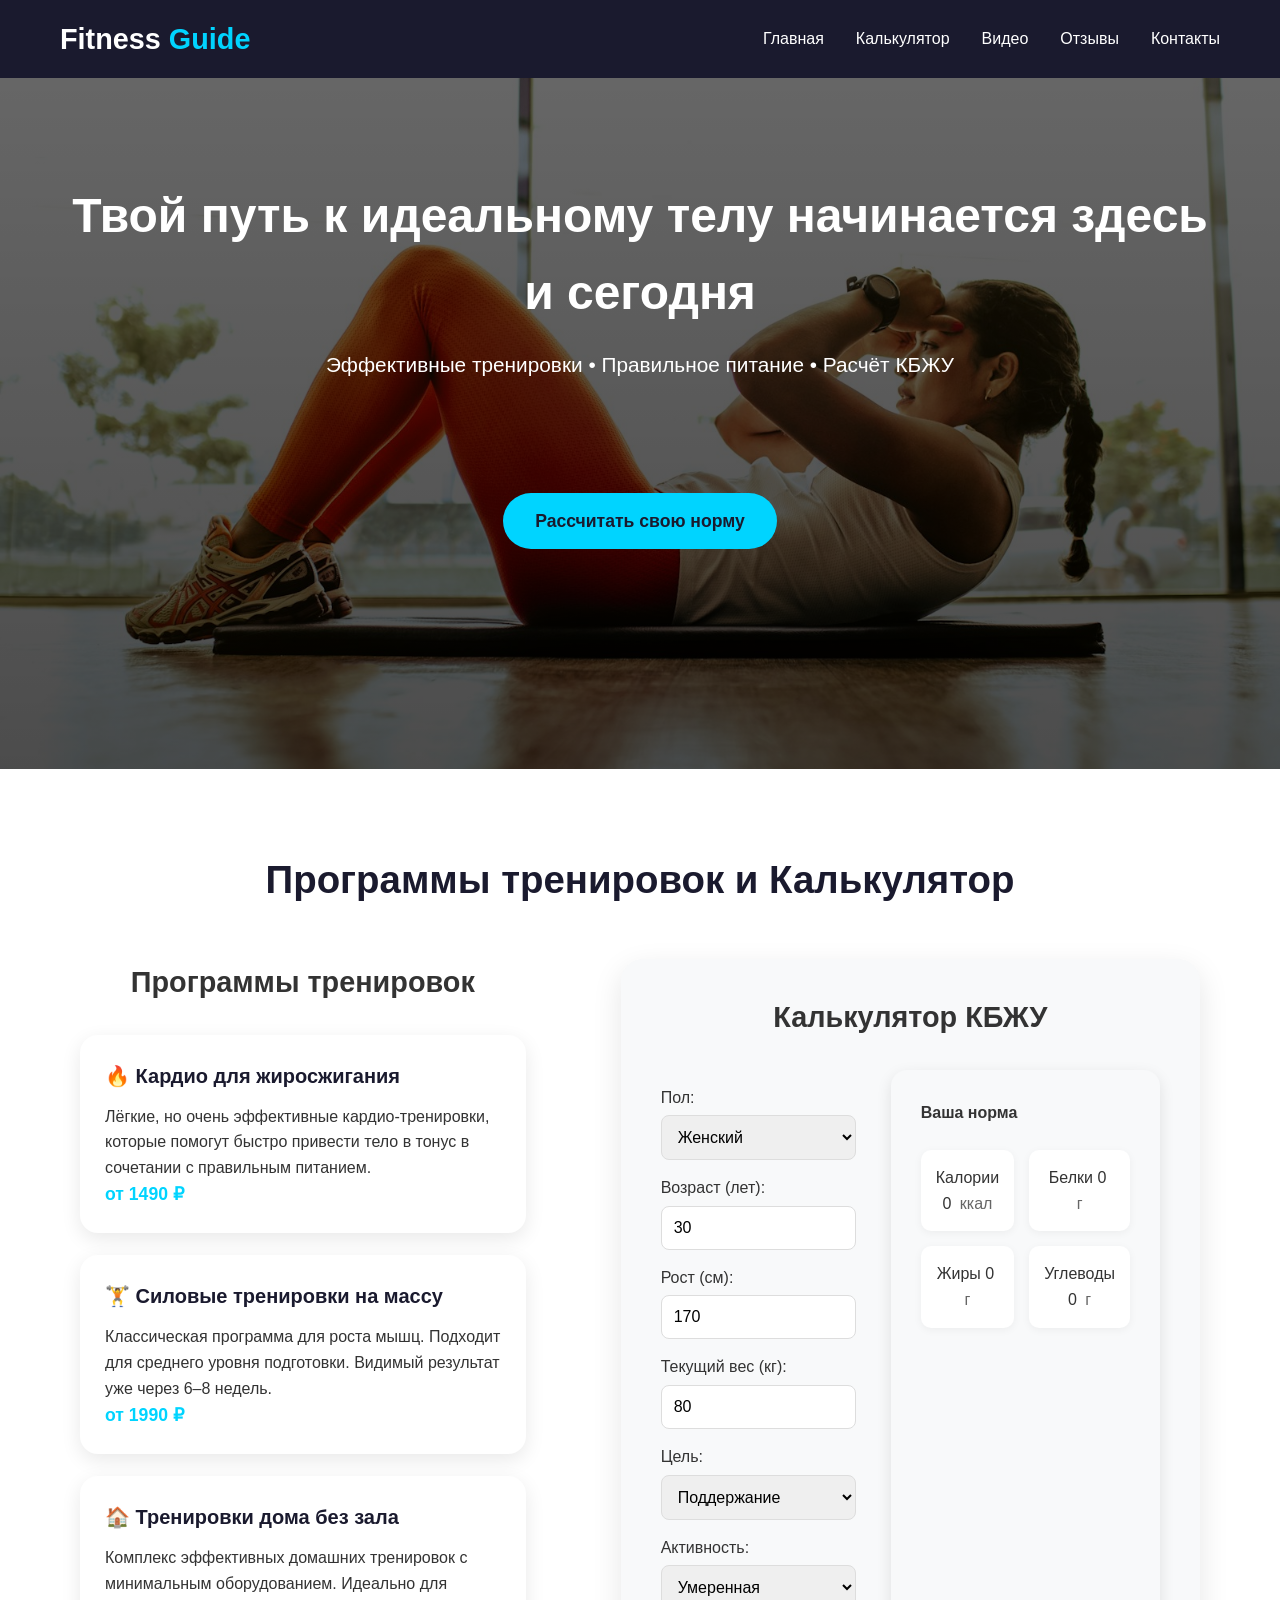
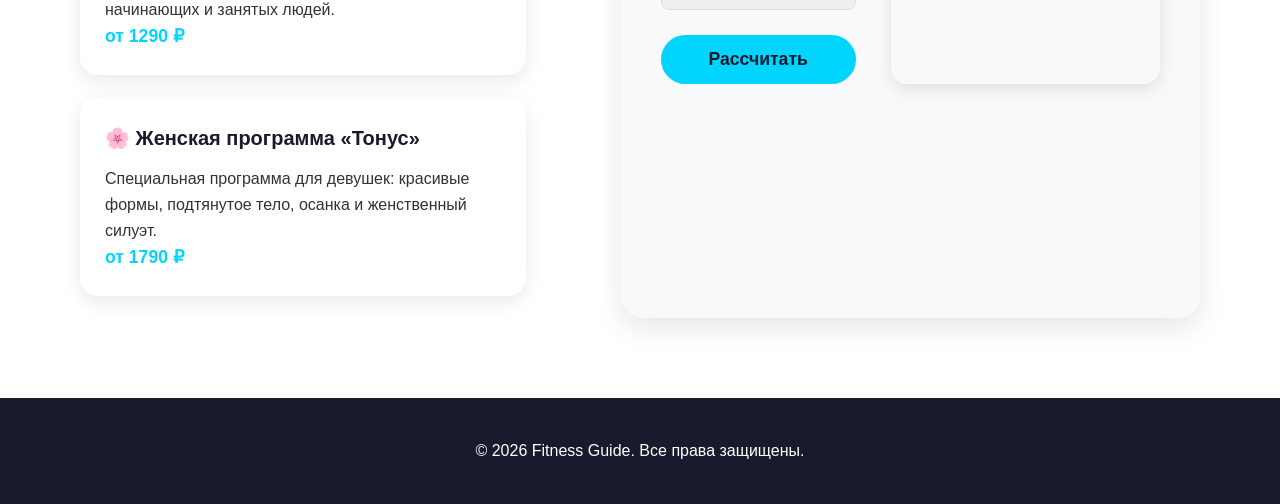
<file: index.html>
<!DOCTYPE html>
<html lang="ru">
<head>
    <meta charset="UTF-8">
    <meta name="viewport" content="width=1200">
    <meta name="author" content="Egor Ananev">
    <title>Fitness Guide</title>
    <link rel="stylesheet" href="style.css">
    <link rel="icon" type="image/png" href="favicon.png">
</head>
<body>

<header>
    <div class="container">
        <div class="logo">Fitness <span>Guide</span></div>
        <nav>
    <ul>
        <li><a href="#home">Главная</a></li>
        <li><a href="#calculator">Калькулятор</a></li>
        <li><a href="videos.html">Видео</a></li>
        <li><a href="reviews.html">Отзывы</a></li>
        <li><a href="contacts.html">Контакты</a></li>
    </ul>
</nav>
    </div>
</header>

<main>

<!-- ==================== HERO ==================== -->
<section id="home" class="hero">
    <div class="container home">
        <h1>Твой путь к идеальному телу начинается здесь и сегодня</h1>
        <p>Эффективные тренировки • Правильное питание • Расчёт КБЖУ </p>
        <a href="#calculator" class="btn">Рассчитать свою норму</a>
    </div>
</section>

<!-- ==================== PROGRAMS + CALCULATOR ==================== -->
<section id="calculator">
    <div class="container">
        <h2 class="section-title">Программы тренировок и Калькулятор</h2>
        
        <div class="programs-calculator-grid">
            
            <!-- ЛЕВАЯ ЧАСТЬ — ПРОГРАММЫ -->
            <div class="programs-section">
                <h3>Программы тренировок</h3>
                
                <div class="program-card" onclick="window.location.href='program.html?type=cardio'">
                    <h4>🔥 Кардио для жиросжигания</h4>
                    <p>Лёгкие, но очень эффективные кардио-тренировки, которые помогут быстро привести тело в тонус в сочетании с правильным питанием.</p>
                    <span class="program-price">от 1490 ₽</span>
                </div>

                <div class="program-card" onclick="window.location.href='program.html?type=strength'">
                    <h4>🏋️ Силовые тренировки на массу</h4>
                    <p>Классическая программа для роста мышц. Подходит для среднего уровня подготовки. Видимый результат уже через 6–8 недель.</p>
                    <span class="program-price">от 1990 ₽</span>
                </div>

                <div class="program-card" onclick="window.location.href='program.html?type=home'">
                    <h4>🏠 Тренировки дома без зала</h4>
                    <p>Комплекс эффективных домашних тренировок с минимальным оборудованием. Идеально для начинающих и занятых людей.</p>
                    <span class="program-price">от 1290 ₽</span>
                </div>

                <div class="program-card" onclick="window.location.href='program.html?type=women'">
                    <h4>🌸 Женская программа «Тонус»</h4>
                    <p>Специальная программа для девушек: красивые формы, подтянутое тело, осанка и женственный силуэт.</p>
                    <span class="program-price">от 1790 ₽</span>
                </div>
            </div>

            <!-- ПРАВАЯ ЧАСТЬ — КАЛЬКУЛЯТОР -->
            <div class="calculator-wrapper">
                <h3>Калькулятор КБЖУ</h3>
                <div class="calculator">
                    <div class="calc-form">
                        <label for="gender">Пол:</label>
                        <select id="gender">
                            <option value="male">Мужской</option>
                            <option value="female" selected>Женский</option>
                        </select>

                        <label for="age">Возраст (лет):</label>
                        <input type="number" id="age" value="30" min="16" max="75">

                        <label for="height">Рост (см):</label>
                        <input type="number" id="height" value="170" min="140" max="230">

                        <label for="current-weight">Текущий вес (кг):</label>
                        <input type="number" id="current-weight" value="80" min="35" max="200">

                        <label for="goal">Цель:</label>
                        <select id="goal">
                            <option value="loss">Похудение</option>
                            <option value="maintain" selected>Поддержание</option>
                            <option value="gain">Набор массы</option>
                        </select>

                        <label for="activity">Активность:</label>
                        <select id="activity">
                            <option value="1.2">Сидячий</option>
                            <option value="1.375">Лёгкая</option>
                            <option value="1.55" selected>Умеренная</option>
                            <option value="1.725">Высокая</option>
                            <option value="1.9">Экстремальная</option>
                        </select>

                        <button id="calculate-btn" class="btn">Рассчитать</button>
                    </div>

                    <div class="calc-result">
                        <h4>Ваша норма</h4>
                        <div id="result-message"></div>
                        <div class="macro-grid">
                            <div class="macro-item">
                                <span class="macro-label">Калории</span>
                                <span class="macro-value" id="calories">0</span><span class="macro-unit"> ккал</span>
                            </div>
                            <div class="macro-item">
                                <span class="macro-label">Белки</span>
                                <span class="macro-value" id="protein">0</span><span class="macro-unit"> г</span>
                            </div>
                            <div class="macro-item">
                                <span class="macro-label">Жиры</span>
                                <span class="macro-value" id="fat">0</span><span class="macro-unit"> г</span>
                            </div>
                            <div class="macro-item">
                                <span class="macro-label">Углеводы</span>
                                <span class="macro-value" id="carbs">0</span><span class="macro-unit"> г</span>
                            </div>
                        </div>
                        <p id="warning" class="warning"></p>
                    </div>
                </div>
            </div>
        </div>
    </div>
</section>

</main>

<footer>
    <div class="container">
        <p>&copy; 2026 Fitness Guide. Все права защищены.</p>
    </div>
</footer>

<script src="script.js"></script>
</body>
</html>
</file>
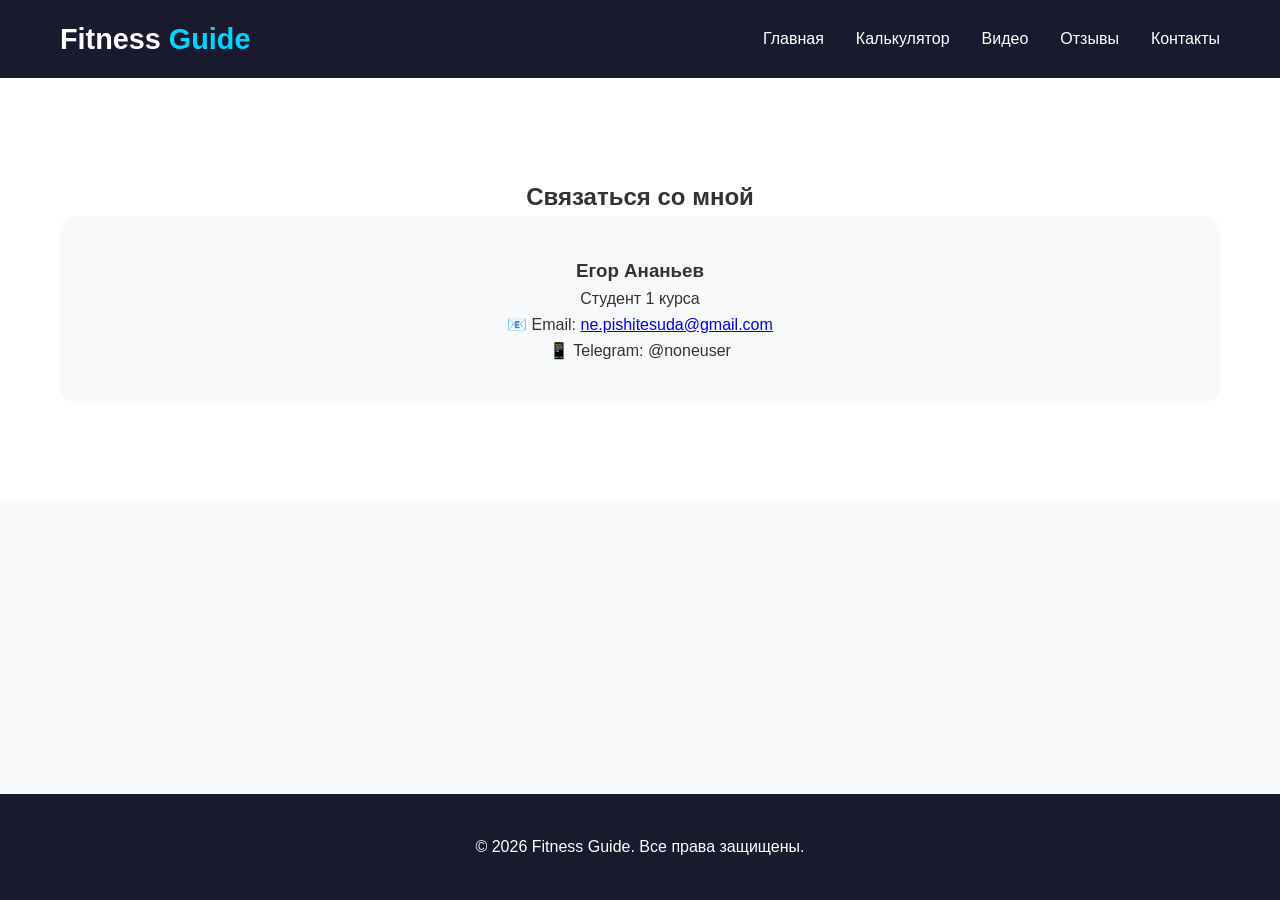
<file: contacts.html>
<!DOCTYPE html>
<html lang="ru">
<head>
    <meta charset="UTF-8">
    <meta name="viewport" content="width=1200">
    <title>Контакты - Fitness Guide</title>
    <link rel="stylesheet" href="style.css">
    <link rel="icon" type="image/png" href="favicon.png">
</head>
<body>

<header>
    <div class="container">
        <div class="logo">Fitness <span>Guide</span></div>
        <nav>
            <ul>
                <li><a href="index.html">Главная</a></li>
                <li><a href="index.html#calculator">Калькулятор</a></li>
                <li><a href="videos.html">Видео</a></li>
                <li><a href="reviews.html">Отзывы</a></li>
                <li><a href="contacts.html">Контакты</a></li>
            </ul>
        </nav>
    </div>
</header>

<main>
    <section class="contacts">
        <div class="container">
            <h2 align="center">Связаться со мной</h2>
            <div class="contact-grid">
                <div class="contact-card">
                    <h3>Егор Ананьев</h3>
                    <p>Студент 1 курса</p>
                    <p>📧 Email: <a href="mailto:ne.pishitesuda@gmail.com">ne.pishitesuda@gmail.com</a></p>
                    <p>📱 Telegram: @noneuser</p>
                </div>
            </div>
        </div>
    </section>
</main>

<footer>
    <div class="container">
        <p>&copy; 2026 Fitness Guide. Все права защищены.</p>
    </div>
</footer>

<script src="script.js"></script>
</body>
</html>
</file>
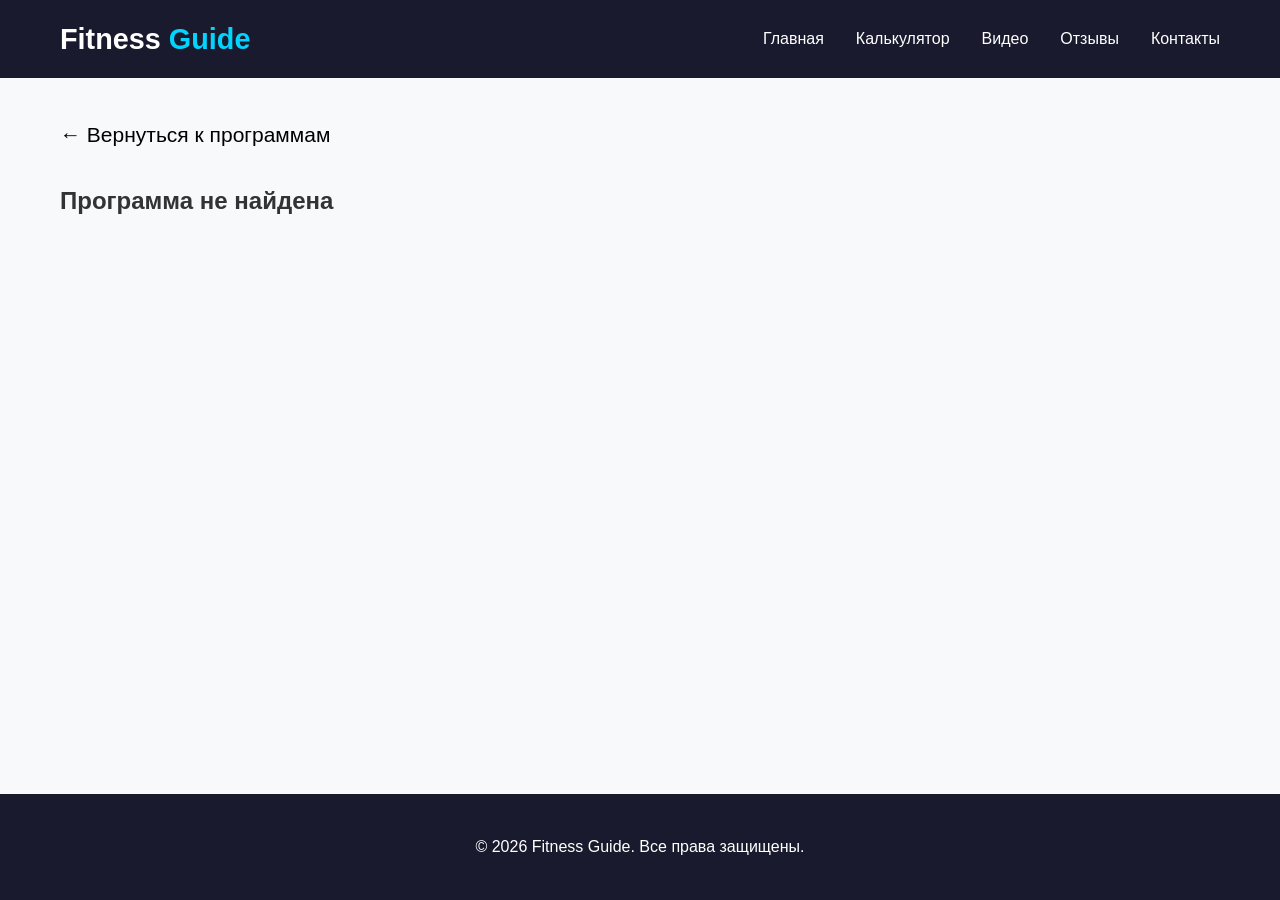
<file: program.html>
<!DOCTYPE html>
<html lang="ru">
<head>
    <meta charset="UTF-8">
    <meta name="viewport" content="width=1200">
    <title>Программа - Fitness Guide</title>
    <link rel="stylesheet" href="style.css">
    <link rel="icon" type="image/png" href="favicon.png">
</head>
<body>

<header>
    <div class="container">
        <div class="logo">Fitness <span>Guide</span></div>
        <nav>
    <ul>
        <li><a href="index.html">Главная</a></li>
        <li><a href="index.html#calculator">Калькулятор</a></li>
        <li><a href="videos.html">Видео</a></li>
        <li><a href="reviews.html">Отзывы</a></li>
        <li><a href="contacts.html">Контакты</a></li>
    </ul>
</nav>
    </div>
</header>

<main>
    <section class="program-page">
        <div class="container">
            
            <a href="index.html" style="font-size: 21px; margin-bottom: 30px;" class="back-btn">← Вернуться к программам</a>
            
            <div id="program-content">
                <!-- Контент будет загружаться через JavaScript -->
            </div>
        </div>
    </section>
</main>

<footer>
    <div class="container">
        <p>&copy; 2026 Fitness Guide. Все права защищены.</p>
    </div>
</footer>

<script src="script.js"></script>
<script>
// Данные программ
const programs = {
    cardio: {
        title: "🔥 Кардио для жиросжигания",
        price: "от 1490 ₽",
        description: "Эффективная программа кардио-тренировок для быстрого снижения процента жира и улучшения выносливости.",
        duration: "8 недель",
        level: "Начинающий / Средний",
        frequency: "4–5 тренировок в неделю",
        image: "https://fitness-nonstop.ru/image/catalog/begovaya-dorozhka-2.jpg",
        features: [
            "• Интервальные тренировки HIIT",
            "• Сжигание жира в проблемных зонах",
            "• Улучшение сердечно-сосудистой системы",
            "• Готовые планы на 8 недель",
            "• Видео с правильной техникой"
        ],
        trainers: [
            {name: "Анна Смирнова", exp: "7 лет", spec: "Кардио и жиросжигание"},
            {name: "Дмитрий Ковалёв", exp: "5 лет", spec: "HIIT и функционал"}
        ]
    },
    strength: {
        title: "🏋️ Силовые тренировки на массу",
        price: "от 1990 ₽",
        description: "Классическая силовая программа для гипертрофии мышц. Максимальный рост мышечной массы.",
        duration: "12 недель",
        level: "Средний",
        frequency: "4 тренировки в неделю",
        image: "https://i.pinimg.com/736x/df/94/9d/df949d4c2f43ecc2aaaa364b9c3a1b5f.jpg",
        features: [
            "• Прогрессивная перегрузка",
            "• Работа на основные мышечные группы",
            "• Разделение по группам мышц",
            "• Техника выполнения упражнений",
            "• Рекомендации по питанию"
        ],
        trainers: [
            {name: "Максим Орлов", exp: "9 лет", spec: "Силовой тренинг"},
            {name: "Екатерина Волкова", exp: "6 лет", spec: "Бодибилдинг"}
        ]
    },
    home: {
        title: "🏠 Тренировки дома без зала",
        price: "от 1290 ₽",
        description: "Полноценные тренировки дома с минимальным инвентарём или без него.",
        duration: "10 недель",
        level: "Начинающий",
        frequency: "3–5 тренировок в неделю",
        image: "https://cdn.lifehacker.ru/wp-content/uploads/2020/05/s_1589886018.jpg",
        features: [
            "• Без оборудования / с гантелями",
            "• Круговые и табата тренировки",
            "• Упражнения на все группы мышц",
            "• Адаптация под любой уровень",
            "• Видео-разборы упражнений"
        ],
        trainers: [
            {name: "Ольга Морозова", exp: "8 лет", spec: "Домашний тренинг"}
        ]
    },
    women: {
        title: "🌸 Женская программа «Тонус»",
        price: "от 1790 ₽",
        description: "Специальная программа для девушек: красивые формы, подтянутое тело и женственный силуэт.",
        duration: "10 недель",
        level: "Начинающий / Средний",
        frequency: "4 тренировки в неделю",
        image: "https://medaboutme.ru/upload/medialibrary/ac7/shutterstock_374605270.jpg",
        features: [
            "• Акцент на ягодицы и бёдра",
            "• Работа над осанкой и верхом тела",
            "• Комбинация силовых и кардио",
            "• Упражнения на гибкость",
            "• Рекомендации по питанию для девушек"
        ],
        trainers: [
            {name: "Анастасия Белова", exp: "6 лет", spec: "Женский фитнес"}
        ]
    }
};

function loadProgram() {
    const urlParams = new URLSearchParams(window.location.search);
    const type = urlParams.get('type');
    
    const program = programs[type];
    
    if (!program) {
        document.getElementById('program-content').innerHTML = `<h2>Программа не найдена</h2>`;
        return;
    }

    let trainersHTML = program.trainers.map(t => `
        <div class="trainer-card">
            <h4>${t.name}</h4>
            <p>Опыт: ${t.exp}</p>
            <p>Специализация: ${t.spec}</p>
        </div>
    `).join('');

    document.getElementById('program-content').innerHTML = `
        <div class="program-hero" style="background-image: linear-gradient(rgba(0,0,0,0.6), rgba(0,0,0,0.7)), url('${program.image}')">
            <div class="container">
                <h1>${program.title}</h1>
                <p class="program-price-big">${program.price}</p>
            </div>
        </div>

        <div class="program-info">
            <div class="container">
                <p class="program-description">${program.description}</p>
                
                <div class="program-details">
                    <div class="detail-item">
                        <strong>Длительность:</strong> ${program.duration}
                    </div>
                    <div class="detail-item">
                        <strong>Уровень:</strong> ${program.level}
                    </div>
                    <div class="detail-item">
                        <strong>Частота:</strong> ${program.frequency}
                    </div>
                </div>

                <h2>Что входит в программу:</h2>
                <ul class="features-list">
                    ${program.features.map(f => `<li>${f}</li>`).join('')}
                </ul>

                <h2>Тренеры программы</h2>
                <div class="trainers-grid">
                    ${trainersHTML}
                </div>

                <div class="buy-section">
                    <a href="#" class="btn" style="font-size: 1.3rem; padding: 18px 50px;">Купить программу</a>
                </div>
            </div>
        </div>
    `;
}

window.addEventListener('load', loadProgram);
</script>
</body>
</html>
</file>
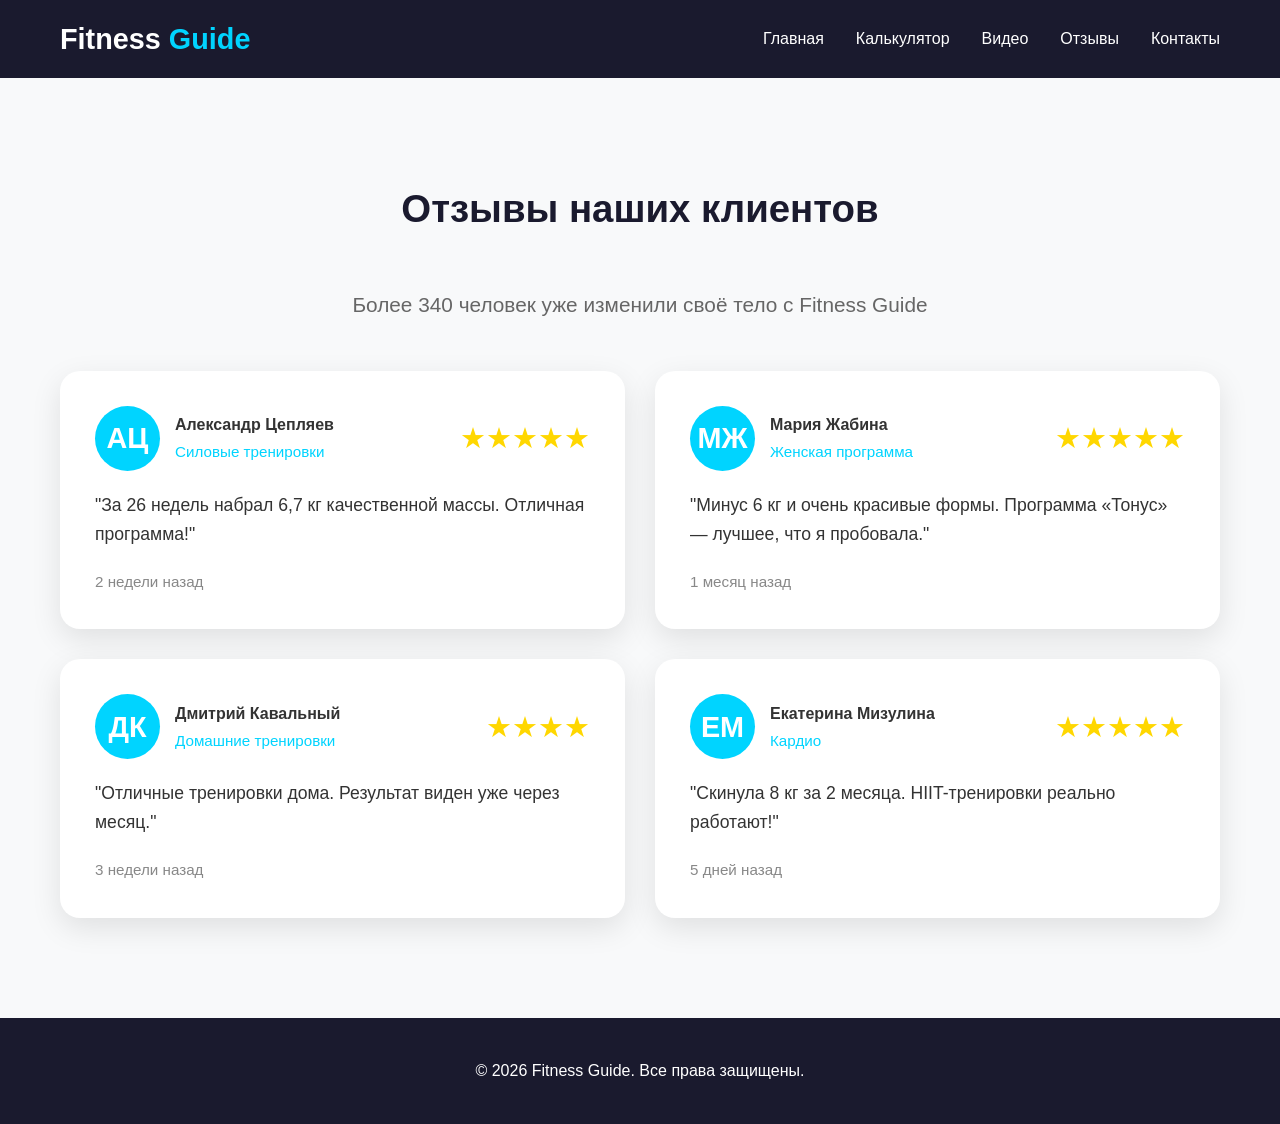
<file: reviews.html>
<!DOCTYPE html>
<html lang="ru">
<head>
    <meta charset="UTF-8">
    <meta name="viewport" content="width=1200">
    <title>Отзывы клиентов - Fitness Guide</title>
    <link rel="stylesheet" href="style.css">
    <link rel="icon" type="image/png" href="favicon.png">
</head>
<body>

<header>
    <div class="container">
        <div class="logo">Fitness <span>Guide</span></div>
        <nav>
            <ul>
                <li><a href="index.html">Главная</a></li>
                <li><a href="index.html#calculator">Калькулятор</a></li>
                <li><a href="videos.html">Видео</a></li>
                <li><a href="reviews.html">Отзывы</a></li>
                <li><a href="contacts.html">Контакты</a></li>
            </ul>
        </nav>
    </div>
</header>

<main>
    <section class="reviews-page">
        <div class="container">
            <h2 class="section-title">Отзывы наших клиентов</h2>
            <p class="reviews-subtitle">Более 340 человек уже изменили своё тело с Fitness Guide</p>
            <div class="reviews-grid" id="reviews-grid"></div>
        </div>
    </section>
</main>

<footer>
    <div class="container">
        <p>&copy; 2026 Fitness Guide. Все права защищены.</p>
    </div>
</footer>

<script>
const reviews = [
    { name: "Александр Цепляев", program: "Силовые тренировки", text: "За 26 недель набрал 6,7 кг качественной массы. Отличная программа!", date: "2 недели назад", rating: 5 },
    { name: "Мария Жабина", program: "Женская программа", text: "Минус 6 кг и очень красивые формы. Программа «Тонус» — лучшее, что я пробовала.", date: "1 месяц назад", rating: 5 },
    { name: "Дмитрий Кавальный", program: "Домашние тренировки", text: "Отличные тренировки дома. Результат виден уже через месяц.", date: "3 недели назад", rating: 4 },
    { name: "Екатерина Мизулина", program: "Кардио", text: "Скинула 8 кг за 2 месяца. HIIT-тренировки реально работают!", date: "5 дней назад", rating: 5 }
];

function renderReviews() {
    const grid = document.getElementById('reviews-grid');
    grid.innerHTML = reviews.map(r => `
        <div class="review-card">
            <div class="review-header">
                <div class="review-avatar">${r.name.split(' ').map(n => n[0]).join('').substring(0,2)}</div>
                <div>
                    <h4>${r.name}</h4>
                    <p class="review-program">${r.program}</p>
                </div>
                <div class="review-rating">${'★'.repeat(r.rating)}</div>
            </div>
            <p class="review-text">"${r.text}"</p>
            <span class="review-date">${r.date}</span>
        </div>
    `).join('');
}

window.onload = () => {
    renderReviews();
};
</script>
<script src="script.js"></script>
</body>
</html>
</file>
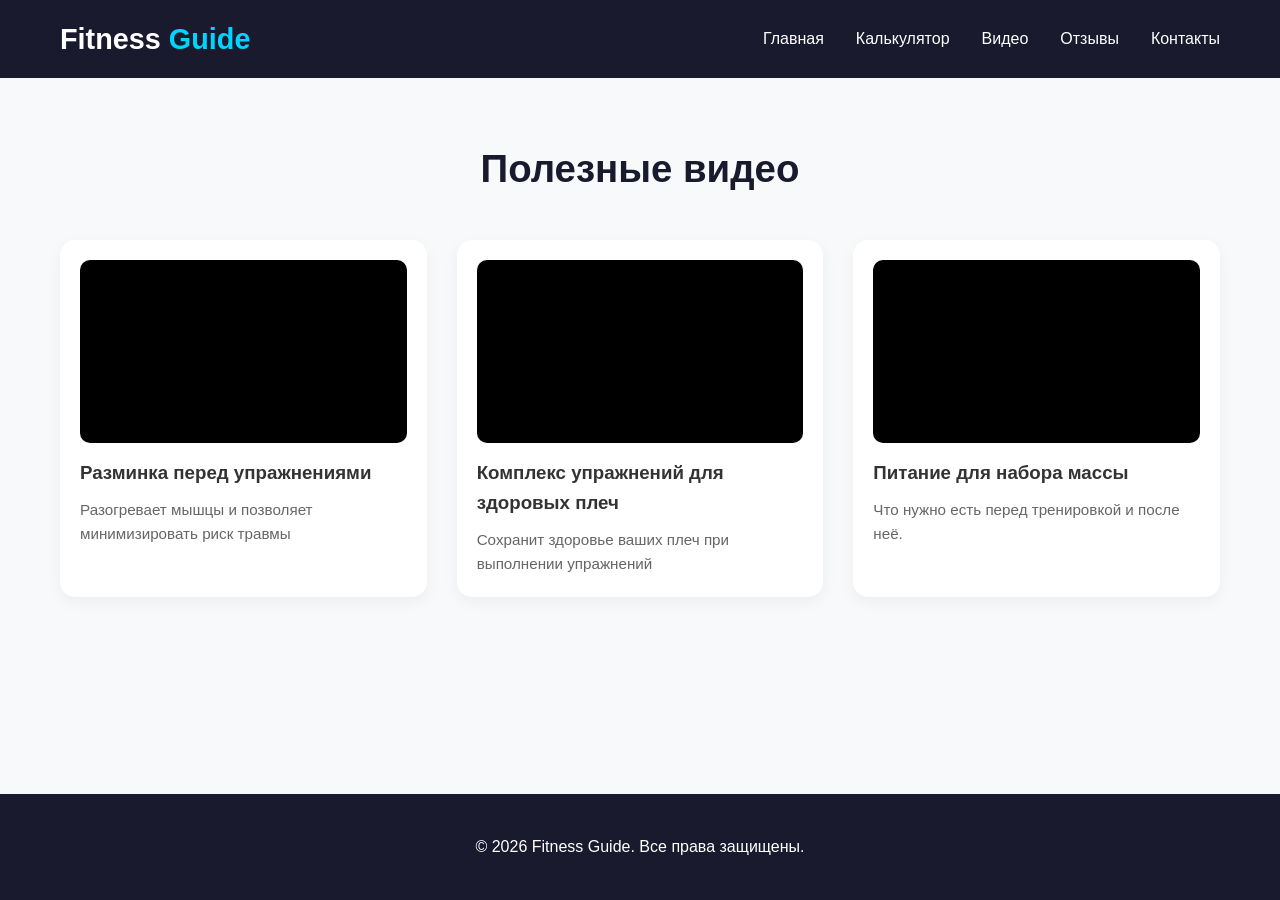
<file: videos.html>
<!DOCTYPE html>
<html lang="ru">
<head>
    <meta charset="UTF-8">
    <meta name="viewport" content="width=1200">
    <title>Полезные видео - Fitness Guide</title>
    <link rel="stylesheet" href="style.css">
    <link rel="icon" type="image/png" href="favicon.png">
</head>
<body>

<header>
    <div class="container">
        <div class="logo">Fitness <span>Guide</span></div>
        <nav>
            <ul>
                <li><a href="index.html">Главная</a></li>
                <li><a href="index.html#calculator">Калькулятор</a></li>
                <li><a href="videos.html">Видео</a></li>
                <li><a href="reviews.html">Отзывы</a></li>
                <li><a href="contacts.html">Контакты</a></li>
            </ul>
        </nav>
    </div>
</header>

<main>
    <section class="video-page">
        <div class="container">
            <h2 class="section-title">Полезные видео</h2>
            
            <div class="video-grid">
                <div class="video-card">
                    <div class="rutube-wrapper">
                        <iframe src="https://rutube.ru/play/embed/d11568799397c0d6766e48522adbcc26" frameBorder="0" allow="clipboard-write; autoplay" webkitAllowFullScreen mozallowfullscreen allowFullScreen></iframe>
                    </div>
                    <h3>Разминка перед упражнениями</h3>
                    <p class="video-desc">Разогревает мышцы и позволяет минимизировать риск травмы</p>
                </div>

                <div class="video-card">
                    <div class="rutube-wrapper">
                        <iframe src="https://rutube.ru/play/embed/3e049297beb965a589c127ec5cc71af6" frameBorder="0" allow="clipboard-write; autoplay" webkitAllowFullScreen mozallowfullscreen allowFullScreen></iframe>
                    </div>
                    <h3>Комплекс упражнений для здоровых плеч</h3>
                    <p class="video-desc">Сохранит здоровье ваших плеч при выполнении упражнений</p>
                </div>

                <div class="video-card">
                    <div class="rutube-wrapper">
                        <iframe src="https://rutube.ru/play/embed/5cfce0450e185bd7c71bf48758ebbc3a" frameBorder="0" allow="clipboard-write; autoplay" webkitAllowFullScreen mozallowfullscreen allowFullScreen></iframe>
                    </div>
                    <h3>Питание для набора массы</h3>
                    <p class="video-desc">Что нужно есть перед тренировкой и после неё.</p>
                </div>
            </div>
        </div>
    </section>
</main>

<footer>
    <div class="container">
        <p>&copy; 2026 Fitness Guide. Все права защищены.</p>
    </div>
</footer>

<script>
    window.addEventListener('message', function(event) {
        if (event.origin.includes('rutube.ru')) {
            try {
                const message = typeof event.data === 'string' ? JSON.parse(event.data) : event.data;
                if (message.type === 'player:ready') {
                    event.source.postMessage(JSON.stringify({
                        type: 'player:setVolume',
                        data: { volume: 0.05 }
                    }), '*');
                }
            } catch (e) {}
        }
    });
</script>
<script src="script.js"></script>
</body>
</html>
</file>
<file: style.css>
* {
    margin: 0;
    padding: 0;
    box-sizing: border-box;
}

body {
    font-family: 'Segoe UI', Tahoma, Geneva, Verdana, sans-serif;
    line-height: 1.6;
    color: #333;
    background-color: #f8f9fa;
    min-height: 100vh;
    display: flex;
    flex-direction: column;
    animation: fadeIn 0.6s ease-in-out;
}

@keyframes fadeIn {
    from { opacity: 0; }
    to { opacity: 1; }
}

main {
    flex: 1; 
}

.container {
    max-width: 1200px;
    margin: 0 auto;
    padding: 0 20px;
}

/* ==================== HEADER ==================== */
header {
    background: #1a1a2e;
    color: white;
    position: sticky;
    top: 0;
    z-index: 100;
}

header .container {
    display: flex;
    justify-content: space-between;
    align-items: center;
    padding: 1rem 20px;
}

.logo { font-size: 1.8rem; font-weight: bold; }
.logo span { color: #00d4ff; }

nav ul { display: flex; list-style: none; gap: 2rem; }
nav a { color: white; text-decoration: none; font-weight: 500; }
nav a:hover { color: #00d4ff; }

/* ==================== HERO ==================== */
.hero {
    background: linear-gradient(rgba(0,0,0,0.6), rgba(0,0,0,0.7)), 
                url('hero-bg.jpg') center/cover no-repeat;
    color: white;
    text-align: center;
    padding: 100px 20px 220px;
}
.hero h1 { font-size: 3rem; margin-bottom: 1rem; }
.hero p { font-size: 1.3rem; max-width: 700px; margin: 0 auto 7rem; }

/* ==================== BUTTONS ==================== */
.btn {
    display: inline-block;
    background: #00d4ff;
    color: #1a1a2e;
    padding: 14px 32px;
    border-radius: 50px;
    text-decoration: none;
    font-weight: bold;
    font-size: 1.1rem;
    transition: 0.3s;
    cursor: pointer;
    border: none;
}
.btn:hover { background: #00b8e0; transform: translateY(-3px); }

/* ==================== SECTION TITLE ==================== */
.section-title {
    text-align: center;
    margin-bottom: 3rem;
    font-size: 2.4rem;
    color: #1a1a2e;
}

/* ==================== PROGRAMS + CALCULATOR ==================== */
#calculator { padding: 80px 0; background: white; }

.programs-calculator-grid {
    display: grid;
    grid-template-columns: 1fr 1.3fr;
    gap: 95px;
    max-width: 1400px;
    margin: 0 auto;
    padding: 0 20px;
}

.programs-section h3, .calculator-wrapper h3 {
    margin-bottom: 30px;
    text-align: center;
    font-size: 1.8rem;
}

.program-card {
    background: white;
    padding: 25px;
    border-radius: 18px;
    box-shadow: 0 6px 20px rgba(0,0,0,0.09);
    margin-bottom: 22px;
    cursor: pointer;
    transition: all 0.3s ease;
}
.program-card:hover {
    transform: translateY(-8px);
    box-shadow: 0 15px 35px rgba(0, 212, 255, 0.15);
}
.program-card h4 { margin-bottom: 12px; color: #1a1a2e; font-size: 1.25rem; }
.program-price { color: #00d4ff; font-weight: 700; font-size: 1.1rem; }

.calculator-wrapper {
    background: #f8f9fa;
    padding: 35px 40px;
    border-radius: 22px;
    box-shadow: 0 10px 30px rgba(0,0,0,0.1);
    min-width: 0;
}

.calculator { display: grid; grid-template-columns: 1fr 1fr; gap: 35px; }
.calc-form label { display: block; margin: 15px 0 5px; font-weight: 500; }
.calc-form input, .calc-form select {
    width: 100%; padding: 12px; border: 1px solid #ddd; border-radius: 8px; font-size: 1rem;
}
#calculate-btn { margin-top: 25px; width: 100%; }

.calc-result {
    background: #f8f9fa;
    padding: 30px;
    border-radius: 16px;
    box-shadow: 0 5px 15px rgba(0,0,0,0.1);
}
.macro-grid { display: grid; grid-template-columns: repeat(2, 1fr); gap: 15px; margin: 25px 0; }
.macro-item {
    background: white; padding: 15px; border-radius: 10px;
    text-align: center; box-shadow: 0 2px 8px rgba(20, 11, 11, 0.05);
}
.macro-unit { margin-left: 4px; color: #666; font-size: 1rem; }

/* ==================== PROGRAM DETAILS PAGE ==================== */
.program-page { padding: 40px 0 80px; }
.back-btn { display: inline-block; margin-bottom: 20px; color: #000000; text-decoration: none; font-weight: 500; }
.back-btn:hover { text-decoration: underline; }

#index.html { font-size: 20px; }

.program-hero {
    height: 420px; background-size: cover; background-position: center;
    border-radius: 20px; display: flex; align-items: center; color: white; margin-bottom: 50px;
}
.program-hero h1 { font-size: 3rem; margin: 0; }
.program-price-big { font-size: 2rem; margin-top: 10px; color: #00d4ff; font-weight: bold; }
.program-description { font-size: 1.25rem; line-height: 1.7; margin-bottom: 40px; color: #444; }

.program-details { display: flex; gap: 40px; flex-wrap: wrap; margin-bottom: 50px; }
.detail-item { background: #f8f9fa; padding: 15px 25px; border-radius: 12px; }

.features-list { list-style: none; margin: 30px 0; }
.features-list li { padding: 12px 0; border-bottom: 1px solid #eee; font-size: 1.1rem; }

.trainers-grid { display: grid; grid-template-columns: repeat(auto-fit, minmax(280px, 1fr)); gap: 25px; margin: 30px 0 60px; }
.trainer-card { background: white; padding: 25px; border-radius: 16px; box-shadow: 0 5px 15px rgba(0,0,0,0.08); }
.buy-section { text-align: center; margin-top: 60px; }

/* ==================== VIDEO PAGE ==================== */
.video-page { padding: 60px 0; }
.video-page .section-title { margin-bottom: 40px; }
.video-grid {
    display: grid; grid-template-columns: repeat(auto-fit, minmax(320px, 1fr)); gap: 30px;
}
.video-card {
    background: white; padding: 20px; border-radius: 15px; 
    box-shadow: 0 5px 15px rgba(0,0,0,0.05); cursor: default;
}
.rutube-wrapper {
    position: relative; padding-bottom: 56.25%; height: 0; overflow: hidden;
    border-radius: 10px; margin-bottom: 15px; background: #000;
}
.rutube-wrapper iframe { position: absolute; top: 0; left: 0; width: 100%; height: 100%; border: none; }
.video-desc { color: #666; font-size: 0.95rem; margin-top: 10px; }

/* ==================== REVIEWS PAGE ==================== */
.reviews-page { padding: 100px 0; background: #f8f9fa; }
.reviews-subtitle { text-align: center; font-size: 1.3rem; color: #666; margin-bottom: 50px; }
.reviews-grid { display: grid; grid-template-columns: repeat(auto-fit, minmax(380px, 1fr)); gap: 30px; }

.review-card {
    background: white; padding: 35px; border-radius: 20px;
    box-shadow: 0 10px 30px rgba(0,0,0,0.1); transition: 0.3s;
}
.review-card:hover { transform: translateY(-8px); box-shadow: 0 15px 35px rgba(0,0,0,0.12); }

.review-header { display: flex; align-items: center; gap: 15px; margin-bottom: 20px; }
.review-avatar {
    width: 65px; height: 65px; background: #00d4ff; color: white;
    border-radius: 50%; display: flex; align-items: center; justify-content: center;
    font-size: 1.8rem; font-weight: bold;
}
.review-rating { color: #ffd700; font-size: 1.8rem; margin-left: auto; }
.review-program { color: #00d4ff; font-size: 0.95rem; margin-top: 2px; }
.review-text { font-size: 1.1rem; line-height: 1.65; color: #333; margin-bottom: 20px; }
.review-date { color: #888; font-size: 0.95rem; }

/* ==================== CONTACTS ==================== */
.contacts { padding: 100px 0; background: white; }
.contact-grid { display: grid; grid-template-columns: repeat(auto-fit, minmax(400px, 1fr)); gap: 3rem; }
.contact-card { background: #f8f9fa; padding: 40px; border-radius: 16px; text-align: center; }

/* ==================== FOOTER ==================== */
footer {
    background: #1a1a2e;
    color: white;
    text-align: center;
    padding: 2.5rem 0;
    margin-top: auto; 
}
</file>
